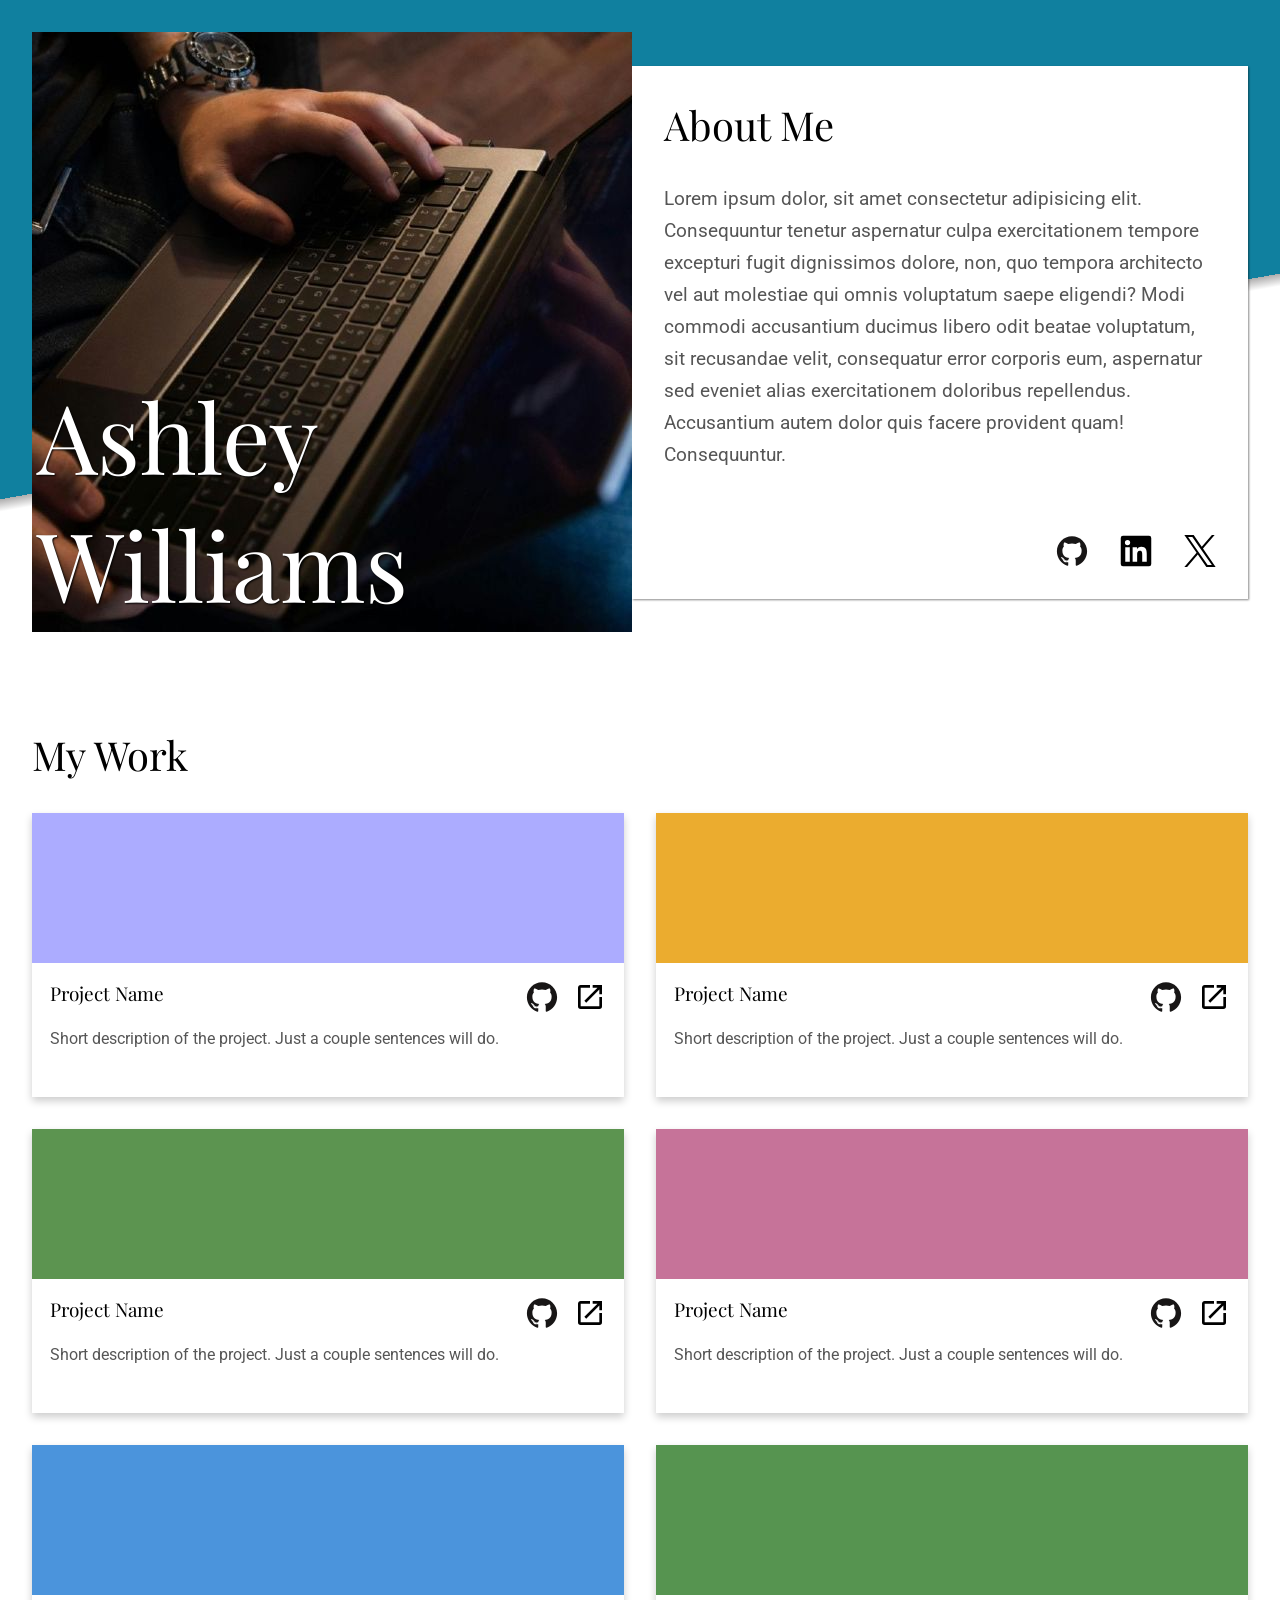
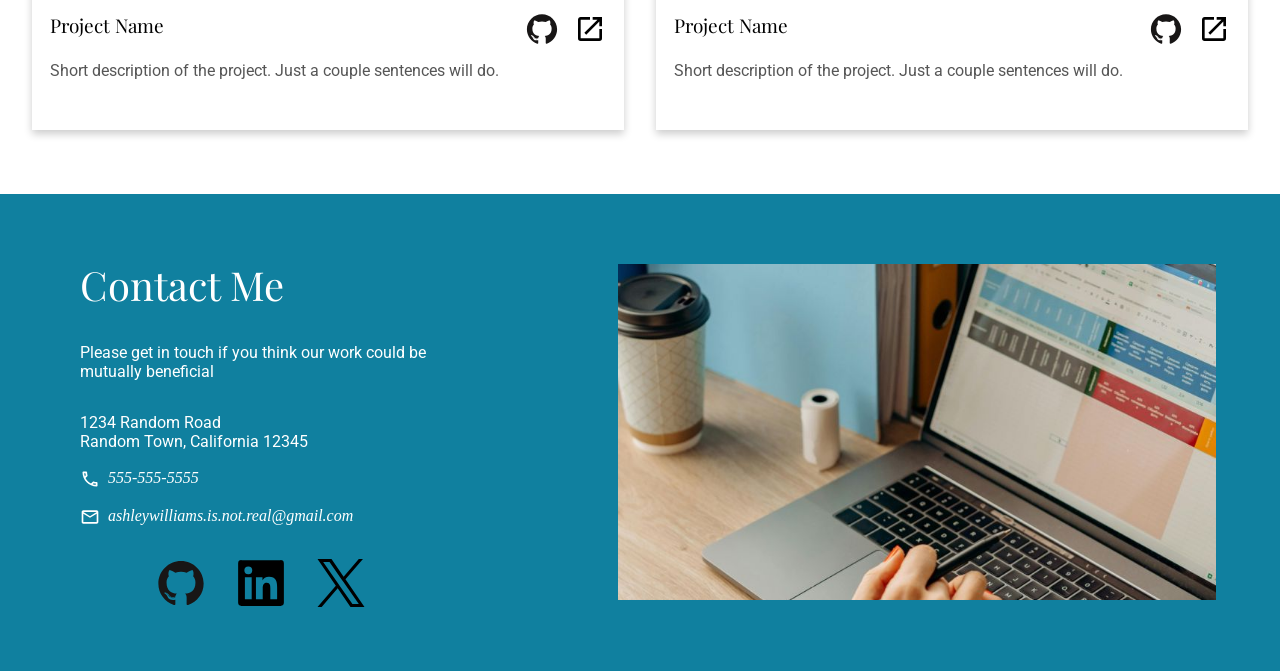
<file: index.html>
<!doctype html>
<html lang="en">
  <head>
    <meta charset="UTF-8" />
    <meta name="viewport" content="width=device-width, initial-scale=1.0" />
    <title>Homepage</title>
    <meta
      name="description"
      content="Homepage project from the Odin Project. "
    />
    <link rel="stylesheet" href="style.css" />
  </head>
  <body>
    <div class="content">
      <header class="about">
        <div class="avatar">
          <picture class="avatar__image">
            <source
              media="(width < 500px)"
              srcset="./assets/img/avatar-500w.jpg"
            />
            <source
              media="(width >= 500px) and (width < 1000px)"
              srcset="./assets/img/avatar-400w.jpg"
            />

            <source
              media="(width >= 1000px)"
              srcset="./assets/img/avatar-600w.jpg"
            />
            <img src="./assets/img/avatar-500w.jpg" alt="avatar" />
          </picture>
          <h1 class="avatar__name heading">Ashley Williams</h1>
        </div>
        <div class="about__body container">
          <h2 class="about__title heading">About Me</h2>
          <p class="about__text">
            Lorem ipsum dolor, sit amet consectetur adipisicing elit.
            Consequuntur tenetur aspernatur culpa exercitationem tempore
            excepturi fugit dignissimos dolore, non, quo tempora architecto vel
            aut molestiae qui omnis voluptatum saepe eligendi? Modi commodi
            accusantium ducimus libero odit beatae voluptatum, sit recusandae
            velit, consequatur error corporis eum, aspernatur sed eveniet alias
            exercitationem doloribus repellendus. Accusantium autem dolor quis
            facere provident quam! Consequuntur.
          </p>
          <div class="about__toolbar toolbar">
            <img
              class="about__icon"
              src="./assets/icons/github.svg"
              alt="github"
              srcset=""
              width="32px"
              height="32px"
            />
            <img
              class="about__icon"
              src="./assets/icons/linkedin.svg"
              alt="linkedin"
              srcset=""
              width="32px"
              height="32px"
            />
            <img
              class="about__icon"
              src="./assets/icons/x.svg"
              alt="X"
              srcset=""
              width="32px"
              height="32px"
            />
          </div>
        </div>
      </header>
      <main class="work">
        <header>
          <h2 class="work__title heading">My Work</h2>
        </header>
        <div class="project-list">
          <article class="project">
            <div class="image1 image"></div>
            <div class="card-content">
              <h3 class="heading">Project Name</h3>
              <div class="toolbar card-toolbar">
                <img
                  src="./assets/icons/github.svg"
                  alt="github"
                  width="32px"
                  height="32px"
                />
                <img
                  src="./assets/icons/open-in-new.svg"
                  alt="open link"
                  width="32px"
                  height="32px"
                />
              </div>
              <p>
                Short description of the project. Just a couple sentences will
                do.
              </p>
            </div>
          </article>
          <article class="project">
            <div class="image2 image"></div>
            <div class="card-content">
              <h3 class="heading">Project Name</h3>
              <div class="toolbar card-toolbar">
                <img
                  src="./assets/icons/github.svg"
                  alt="github"
                  width="32px"
                  height="32px"
                />
                <img
                  src="./assets/icons/open-in-new.svg"
                  alt="open link"
                  width="32px"
                  height="32px"
                />
              </div>
              <p>
                Short description of the project. Just a couple sentences will
                do.
              </p>
            </div>
          </article>
          <article class="project">
            <div class="image3 image"></div>
            <div class="card-content">
              <h3 class="heading">Project Name</h3>
              <div class="toolbar card-toolbar">
                <img
                  src="./assets/icons/github.svg"
                  alt="github"
                  width="32px"
                  height="32px"
                />
                <img
                  src="./assets/icons/open-in-new.svg"
                  alt="open link"
                  width="32px"
                  height="32px"
                />
              </div>
              <p>
                Short description of the project. Just a couple sentences will
                do.
              </p>
            </div>
          </article>
          <article class="project">
            <div class="image4 image"></div>
            <div class="card-content">
              <h3 class="heading">Project Name</h3>
              <div class="toolbar card-toolbar">
                <img
                  src="./assets/icons/github.svg"
                  alt="github"
                  width="32px"
                  height="32px"
                />
                <img
                  src="./assets/icons/open-in-new.svg"
                  alt="open link"
                  width="32px"
                  height="32px"
                />
              </div>
              <p>
                Short description of the project. Just a couple sentences will
                do.
              </p>
            </div>
          </article>
          <article class="project">
            <div class="image5 image"></div>
            <div class="card-content">
              <h3 class="heading">Project Name</h3>
              <div class="toolbar card-toolbar">
                <img
                  src="./assets/icons/github.svg"
                  alt="github"
                  width="32px"
                  height="32px"
                />
                <img
                  src="./assets/icons/open-in-new.svg"
                  alt="open link"
                  width="32px"
                  height="32px"
                />
              </div>
              <p>
                Short description of the project. Just a couple sentences will
                do.
              </p>
            </div>
          </article>
          <article class="project">
            <div class="image6 image"></div>
            <div class="card-content">
              <h3 class="heading">Project Name</h3>
              <div class="toolbar card-toolbar">
                <img
                  src="./assets/icons/github.svg"
                  alt="github"
                  width="32px"
                  height="32px"
                />
                <img
                  src="./assets/icons/open-in-new.svg"
                  alt="open link"
                  width="32px"
                  height="32px"
                />
              </div>
              <p>
                Short description of the project. Just a couple sentences will
                do.
              </p>
            </div>
          </article>
        </div>
      </main>
      <footer class="footer">
        <div class="footer__body">
          <header>
            <h2 class="footer__title heading">Contact Me</h2>
          </header>
          <p>
            Please get in touch if you think our work could be mutually
            beneficial
          </p>
          <address>
            <p class="footer__address">
              1234 Random Road<br />
              Random Town, California 12345
            </p>
            <br />
            <div class="footer__contact">
              <div class="footer__phone">
                <img
                  class="footer__address-icon"
                  src="./assets/icons/phone.svg"
                  alt="phone"
                  width="20px"
                  height="20px"
                />
                <a href="555-555-5555">555-555-5555</a>
              </div>
              <br />
              <div class="footer__mail">
                <img
                  class="footer__address-icon"
                  src="./assets/icons/email.svg"
                  alt="mail"
                  width="20px"
                  height="20px"
                />
                <a href="mailto:ashleywilliams.is.not.real@gmail.com"
                  >ashleywilliams.is.not.real@gmail.com</a
                >
              </div>
            </div>
          </address>
          <div class="footer__toolbar toolbar">
            <img
              class="footer__icons"
              src="./assets/icons/github.svg"
              alt="github"
              width="48px"
              height="48px"
            />
            <img
              class="footer__icons"
              src="./assets/icons/linkedin.svg"
              alt="linkedin"
              width="48px"
              height="48px"
            />
            <img
              class="footer__icons"
              src="./assets/icons/x.svg"
              alt="X"
              srcset=""
              width="48px"
              height="48px"
            />
          </div>
        </div>
        <picture class="footer__image">
          <source
            media="(width < 1000px)"
            srcset="./assets/img/footer-500w.jpg"
          />
          <source
            media="(width >= 1000px)"
            srcset="./assets/img/footer-800w.jpg"
          />
          <img src="./assets/img/footer-500w.jpg" alt="avatar" />
        </picture>
      </footer>
    </div>
  </body>
</html>
</file>
<file: style.css>
/* Reset */
*,
*::before,
*::after {
  box-sizing: border-box;
}

*:not(dialog) {
  margin: 0;
}

input,
button,
textarea,
select {
  font-family: inherit;
  font-size: inherit;
}

picture,
source,
img {
  display: block;
  max-width: 100%;
}

/* Fonts */
@font-face {
  font-family: "Playfair Display";
  src:
    url("./assets/fonts/PlayfairDisplay-Regular.woff2") format("woff2"),
    url("./assets/fonts/PlayfairDisplay-Regular.woff") format("woff");
  font-weight: 400;
  font-style: normal;
  font-display: swap;
}

@font-face {
  font-family: "Roboto";
  src:
    url("./assets/fonts/Roboto-Regular.woff2") format("woff2"),
    url("./assets/fonts/Roboto-Regular.woff") format("woff");
  font-weight: normal;
  font-style: normal;
  font-display: swap;
}

.heading {
  font-family: "Playfair Display";
  font-weight: 400;
}

p {
  font-family: "Roboto";
  font-style: normal;
}

h2 {
  font-size: 40px;
}

.content {
  display: flex;
  flex-direction: column;
  gap: 2em;
}

.avatar__name {
  margin: 0;
  padding: 0;
  color: white;
  text-shadow: 1px 1px 2px black;
  font-size: 48px;
}

.about__toolbar {
  margin-top: 2em;
  gap: 2em;
}

p {
  font-family: "Roboto";
  color: #565656;
}

.work {
  display: flex;
  flex-direction: column;
  gap: 2em;
  margin: 2em;
}

.project {
  box-shadow: 0 4px 8px 0 rgba(0, 0, 0, 0.2);
}

.card-content {
  padding: 1.1rem;
  display: grid;
  gap: 1em;
  grid-template-areas:
    "title links"
    "desc desc";
}

.card-content h3 {
  grid-area: title;
}

.card-content p {
  grid-area: desc;
  margin-bottom: 2em;
}

.project:hover {
  box-shadow: 0px 8px 16px 0 rgba(0, 0, 0, 0.2);
}

.about {
  margin: 2em;
}

.about__text {
  font-size: 1.2rem;
  line-height: 2rem;
}

.card-toolbar {
  grid-area: links;
  justify-content: end;
  gap: 1em;
  margin-top: 0;
}

.image {
  object-fit: cover;
  background-color: #fa7ade;
  height: 150px;
}

.image1 {
  background-color: rgb(172, 172, 255);
}

.image2 {
  background-color: #ebac2f;
}

.image3 {
  background-color: #5c9450;
}

.image4 {
  background-color: #c67399;
}

.image5 {
  background-color: #4b94dc;
}

.image6 {
  background-color: #569450;
}

.project-list {
  display: grid;
  gap: 2em;
}

/** Footer **/
.footer * {
  color: #fff;
  text-decoration: none;
}

.footer {
  margin: 0;
  background-color: #10809f;
  display: flex;
  justify-content: space-between;
  align-items: center;
}

.footer__body {
  padding: 0 1em;
  display: flex;
  flex-direction: column;
  gap: 2em;
}

.toolbar {
  display: flex;
}

.footer__phone,
.footer__mail {
  display: flex;
  gap: 0.5em;
}

.footer__toolbar {
  justify-content: center;
  gap: 2em;
}

/* Mobile layout */
@media (width < 500px) {
  .content {
    background-image: linear-gradient(
      150deg,
      #10809f 0%,
      #10809f 10%,
      #aeadad 10%,
      #ffffff 10.3%
    );
  }

  h2 {
    text-align: center;
  }

  .avatar {
    position: relative;
  }

  .avatar__name {
    position: absolute;
    bottom: 0;
    left: 5px;
  }

  .avatar__image {
    box-shadow: 1px 1px 2px rgba(0, 0, 0, 0.462);
  }

  .avatar__name {
    font-size: 4rem;
  }

  .about {
    display: flex;
    flex-direction: column;
    gap: 2em;
  }

  .project-list {
    grid-template-columns: repeat(auto-fill, minmax(200px, 1fr));
  }

  .footer {
    flex-direction: column;
  }

  .footer__address-icon {
    display: none;
  }

  .about__toolbar {
    justify-content: center;
  }

  .about__icon {
    max-height: 32px;
  }

  .about__body {
    display: flex;
    flex-direction: column;
    gap: 1em;
  }

  .footer {
    flex-direction: column;
  }

  .footer__toolbar {
    margin-top: 2em;
    margin-bottom: 12em;
    gap: 2em;
  }

  .footer__icons {
    max-height: 48px;
  }

  footer h2 {
    margin-top: 1em;
  }
}

/* Tablet Layout */
@media (width >= 500px) and (width < 1000px) {
  .content {
    background-image: linear-gradient(
      150deg,
      #10809f 0%,
      #10809f 20%,
      #aeadad 20%,
      #ffffff 20.5%
    );
  }

  .about {
    /* containing block of name will hit here */
    position: relative;
  }

  .avatar__image {
    position: relative;
    z-index: 2;
  }

  .avatar {
    /* Element is floated left to wrap text, stacking context as per html */
    float: left;
    box-shadow: 1px 1px 2px;
    margin-right: 2em;
    margin-bottom: 2em;
  }

  .avatar__name {
    position: absolute;
    z-index: 3;
    top: 0;
    left: 50%;
  }

  .about__body {
    position: relative;
    background-color: white;
    z-index: 1;
    padding: 2em;
    margin-top: 6em;
    margin-left: 6em;
    box-shadow: 1px 1px 2px rgba(0, 0, 0, 0.462);
  }

  .about__toolbar {
    justify-content: end;
  }

  .project-list {
    grid-template-columns: repeat(auto-fill, minmax(300px, 1fr));
  }

  .footer {
    flex-direction: row;
    align-items: center;
    gap: 2em;
  }

  .footer__body,
  .footer__image {
    margin: 2em;
  }

  .footer__body {
    min-width: 0;
  }
}

/* Desktop Layout */
@media (width >= 1000px) {
  .content {
    background-image: linear-gradient(
      170deg,
      #10809f 0%,
      #10809f 20%,
      #aeadad 20%,
      #ffffff 20.5%
    );
  }

  .about {
    display: flex;
    align-items: center;
  }

  .avatar__name {
    position: absolute;
    bottom: 5px;
    left: 5px;
    font-size: 6rem;
  }

  .avatar {
    position: relative;
    flex-shrink: 0;
  }

  .about__body {
    display: flex;
    flex-direction: column;
    gap: 2em;
    min-width: 0;
    background-color: white;
    padding: 2em;
    box-shadow: 1px 1px 2px rgba(0, 0, 0, 0.462);
  }

  .about__toolbar {
    justify-content: end;
  }

  .footer {
    flex-direction: row;
    align-items: center;
    gap: 2em;
  }

  .footer__body,
  .footer__image {
    margin: 4em;
  }

  .footer__body {
    align-self: flex-start;
  }

  .project-list {
    grid-template-columns: repeat(auto-fill, minmax(400px, 1fr));
  }
}
</file>
